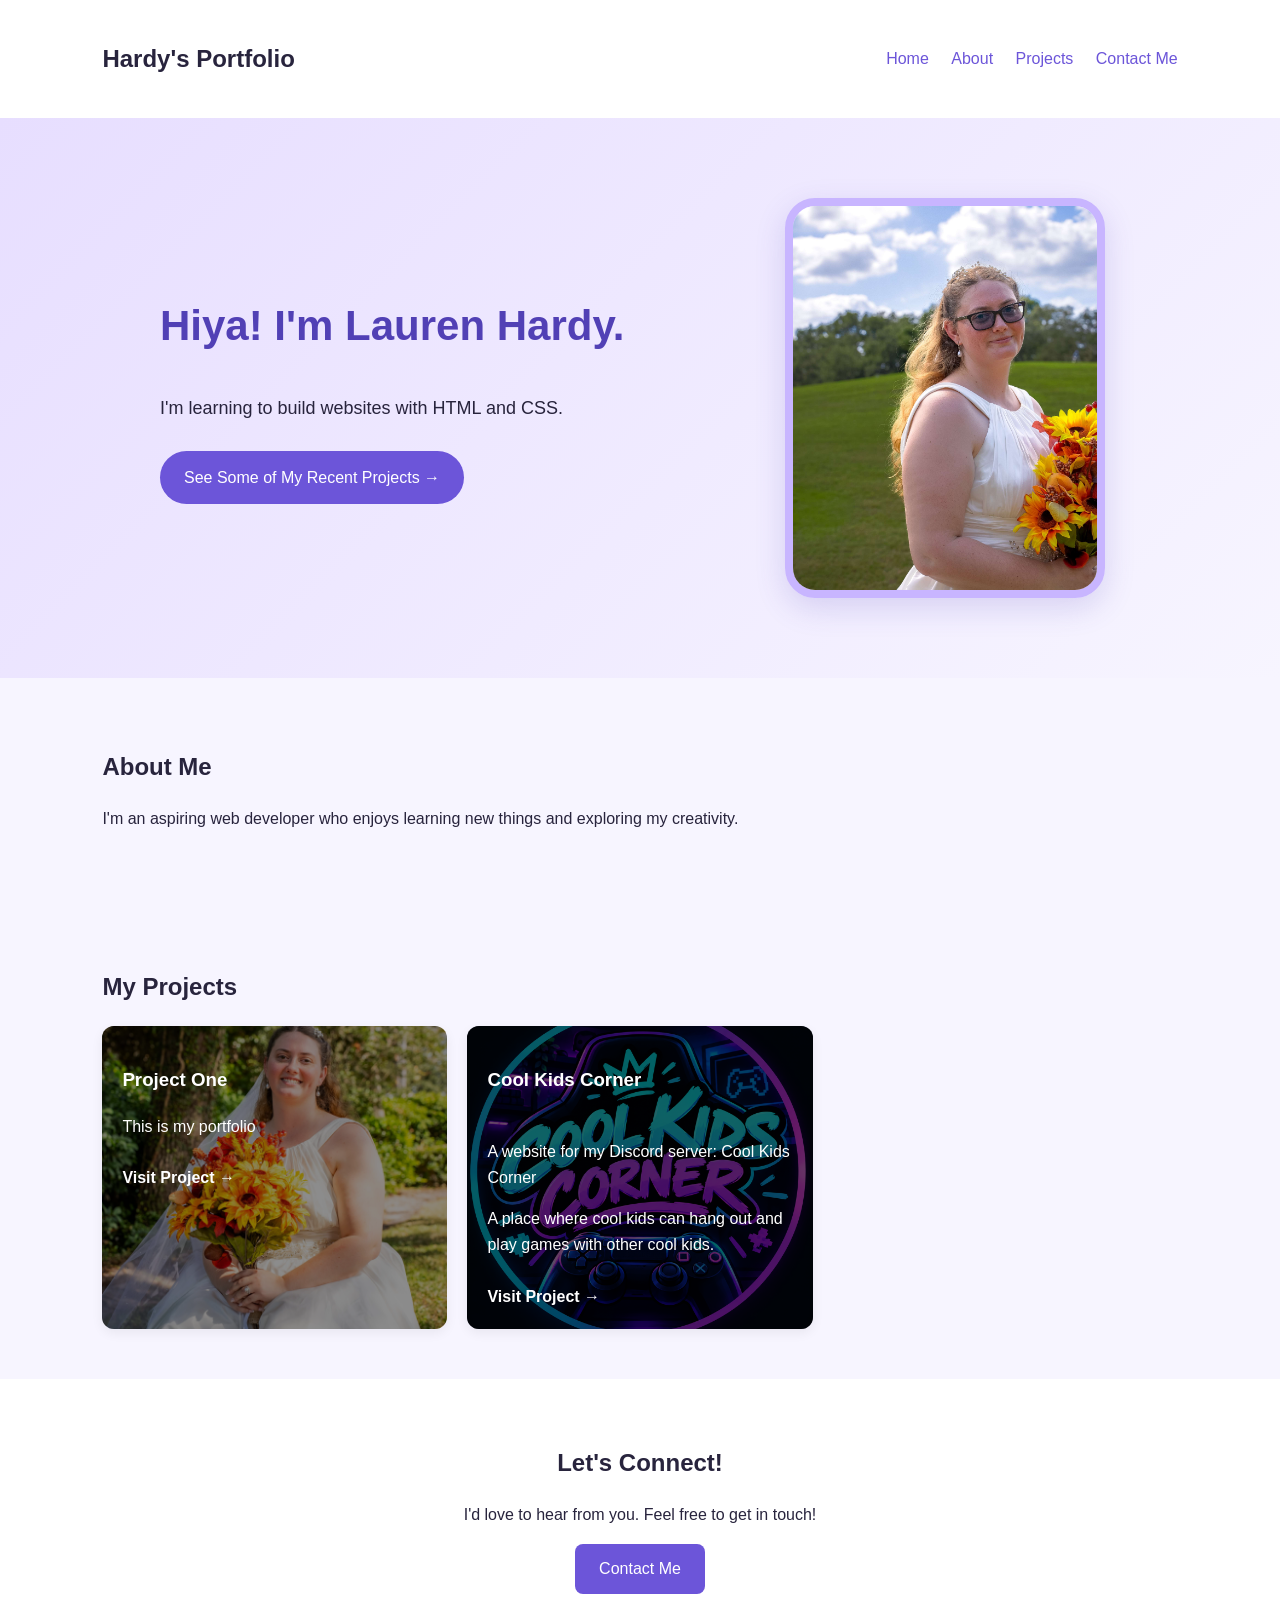
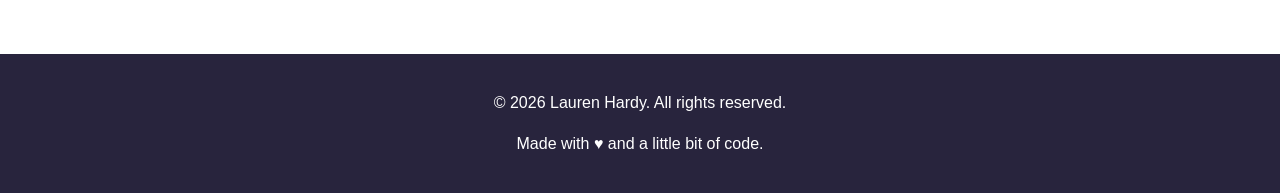
<file: index.html>
<!DOCTYPE html>
<html lang="en">
<head>
  <meta charset="UTF-8">
  <meta name="viewport" content="width=device-width, initial-scale=1.0">
  <title>My Portfolio</title>
  <link rel="stylesheet" href="style.css">
</head>
<body>

  <header>
    <h2>Hardy's Portfolio</h2>
    <nav>
      <a href="index.html">Home</a>
      <a href="about.html">About</a>
      <a href="projects.html">Projects</a>
      <a href="contact.html">Contact Me</a>
    </nav>
  </header>

  <main>
<section class="hero">
  <div class="hero-content">
    <h1>Hiya! I'm Lauren Hardy.</h1>

    <p>I'm learning to build websites with HTML and CSS.</p>

    <a class="button" href="#projects">
      See Some of My Recent Projects →
    </a>
  </div>

  <div class="hero-image">
    <img
      src="DL_Wedding-154.jpg"
      alt="Lauren Hardy"
      class="profile-picture"
    >
  </div>
</section>

</section>

    <section id="about">
      <h2>About Me</h2>
      <p>
        I'm an aspiring web
        developer who enjoys 
        learning new things 
        and exploring my creativity.
      </p>
    </section>

    <section id="projects">
      <h2>My Projects</h2>
      <div class="project-grid">
        <article class="project-card project-one">
          <a class="project-card-link"
          href="about.html"
          target="_blank"
          rel="noopener norefferer">
          <h3>Project One</h3>
          <p>This is my portfolio</p>
         <span class="project-visit">Visit Project →</span>
        </a>
        </article>

        <article class="project-card cool-kids-card">
          <a class="project-card-link"
          href="https://coolkidscorner.gg"
          target="_blank"
          rel="noopener noreferrer">
          <h3>Cool Kids Corner</h3>
          <p>
            <br>A website for my Discord server: Cool Kids Corner</br></p>
            <p>A place where cool kids can hang out and play
            games with other cool kids.
          </p>
         <span class="project-visit">Visit Project →</span>
         </a>
      </div>
    </section>

    <section class="about-contact">
      <h2>Let's Connect!</h2>
      <p>I'd love to hear from you. Feel free to get in touch!</p>
      <a href="contact.html" class="button">Contact Me</a>
    </section>
  </main>

<footer>
  <p>&copy; 2026 Lauren Hardy. All rights reserved.</p>
  <p>Made with &hearts; and a little bit of code.</p>
</footer>

</body>
</html>
</file>
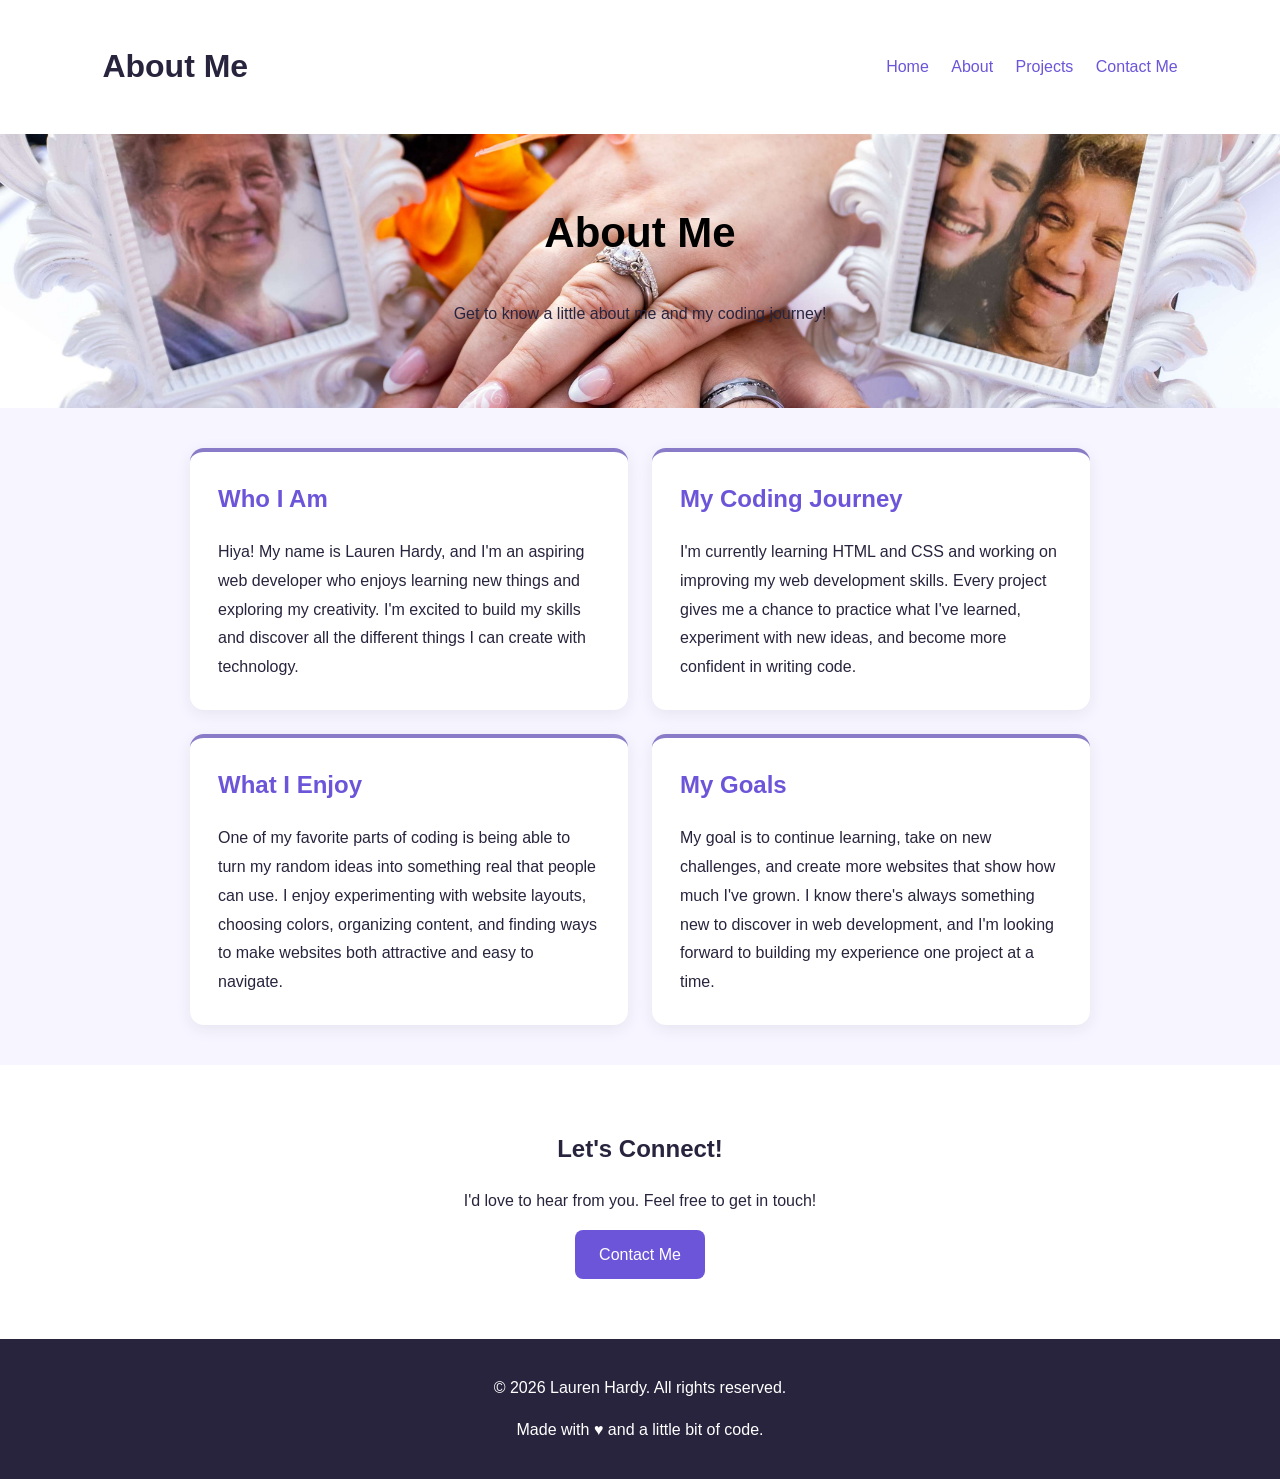
<file: about.html>
<!DOCTYPE html>
<html lang="en">
<head>
    <meta charset="UTF-8">
    <meta name="viewport" content="width=device-width, initial-scale=1.0">
    <title>About Me | My Portfolio</title>
    <link rel="stylesheet" href="style.css">
</head>
<body>
    <header>
        <h1>About Me</h1>
        <nav>
            <a href="index.html">Home</a>
            <a href="about.html">About</a>
            <a href="projects.html">Projects</a>
            <a href="contact.html">Contact Me</a>
        </nav>
    </header>

 <!-- About Me content -->
  <main class="about-page">

    <section class="about-hero">
      <h1>About Me</h1>
      <p>Get to know a little about me and my coding journey!</p>
    </section>

    <section class="about-content">

      <article class="about-card">
        <h2>Who I Am</h2>
        <p>
          Hiya! My name is Lauren Hardy, and I'm an aspiring web
          developer who enjoys learning new things and exploring
          my creativity. I'm excited to build my skills and discover
          all the different things I can create with technology.
        </p>
      </article>

      <article class="about-card">
        <h2>My Coding Journey</h2>
        <p>
          I'm currently learning HTML and CSS and working on
          improving my web development skills. Every project gives
          me a chance to practice what I've learned, experiment
          with new ideas, and become more confident in writing code.
        </p>
      </article>

      <article class="about-card">
        <h2>What I Enjoy</h2>
        <p>
          One of my favorite parts of coding is being able to turn
          my random ideas into something real that people can use. 
          I enjoy experimenting with website layouts, choosing colors,
          organizing content, and finding ways to make websites
          both attractive and easy to navigate.
        </p>
      </article>

      <article class="about-card">
        <h2>My Goals</h2>
        <p>
          My goal is to continue learning, take on new challenges,
          and create more websites that show how much I've grown.
          I know there's always something new to discover in web
          development, and I'm looking forward to building my
          experience one project at a time.
        </p>
      </article>

    </section>

    <section class="about-contact">
      <h2>Let's Connect!</h2>
      <p>I'd love to hear from you. Feel free to get in touch!</p>
      <a href="contact.html" class="button">Contact Me</a>
    </section>

  </main>

<footer>
  <p>&copy; 2026 Lauren Hardy. All rights reserved.</p>
  <p>Made with &hearts; and a little bit of code.</p>
</footer>

</body>
</html>
</file>
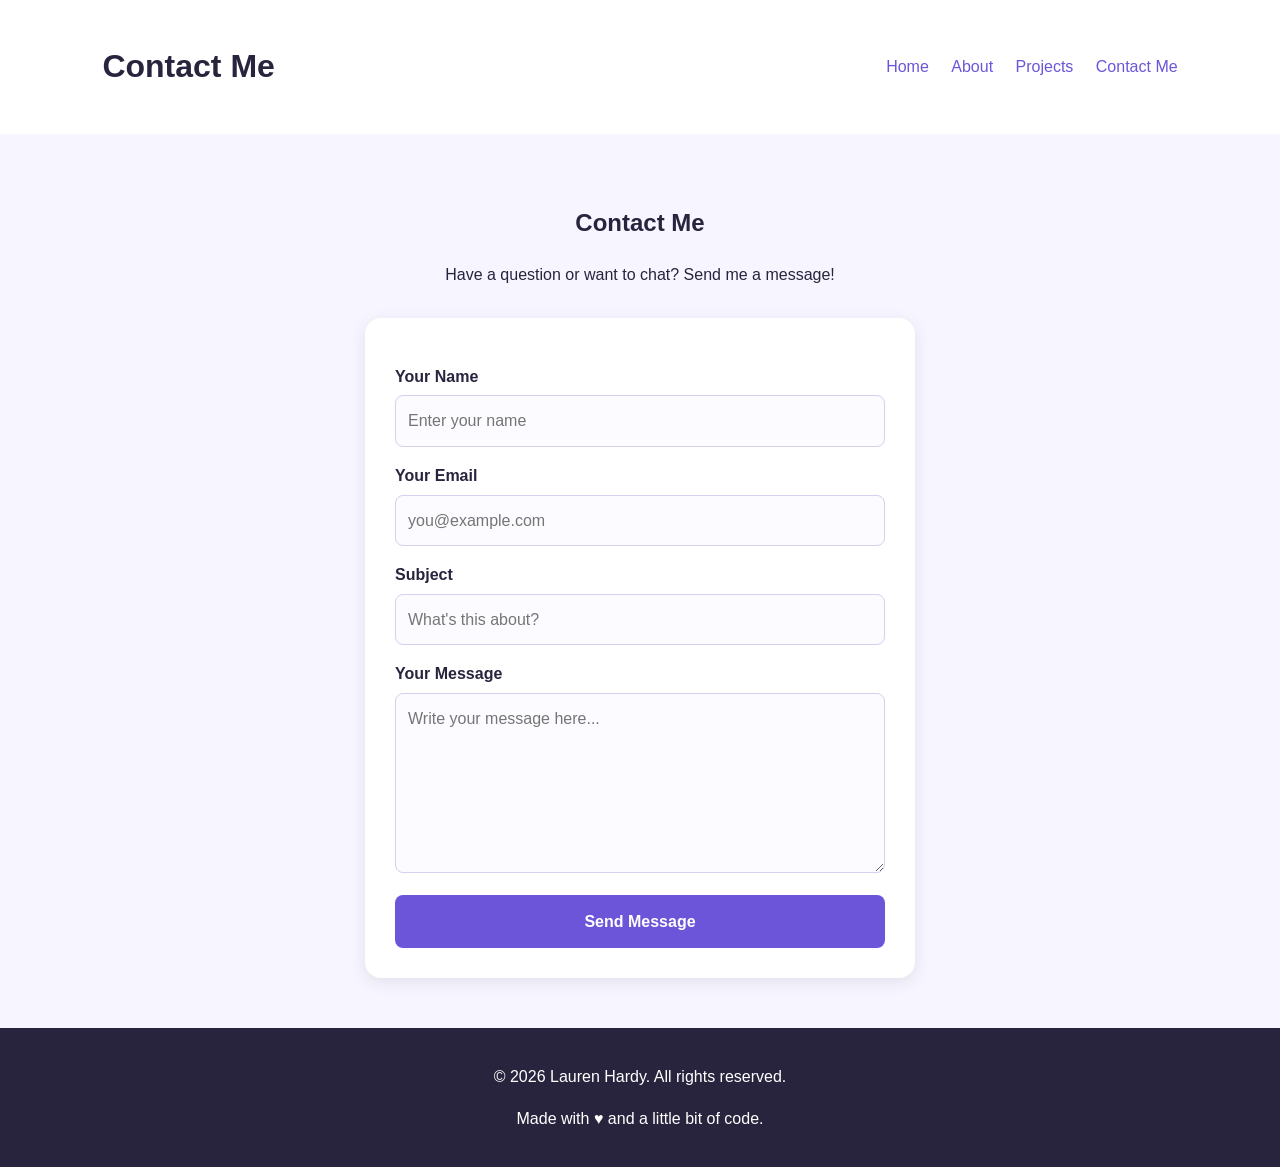
<file: contact.html>
<!DOCTYPE html>
<html lang="en">
<head>
    <meta charset="UTF-8">
    <meta name="viewport" content="width=device-width, initial-scale=1.0">
    <title>Contact Me | My Portfolio</title>
    <link rel="stylesheet" href="style.css">
</head>
<body>
    <header>
        <h1>Contact Me</h1>
        <nav>
            <a href="index.html">Home</a>
            <a href="about.html">About</a>
            <a href="projects.html">Projects</a>
            <a href="contact.html">Contact Me</a>
        </nav>
    </header>

<section id="contact">
  <h2>Contact Me</h2>
  <p>Have a question or want to chat? Send me a message!</p>

  <form
    class="contact-form"
    action="https://formspree.io/f/mjygaekk"
    method="post"
  >
    <label for="name">Your Name</label>
    <input
      type="text"
      id="name"
      name="name"
      placeholder="Enter your name"
      required
    >

    <label for="email">Your Email</label>
    <input
      type="email"
      id="email"
      name="email"
      placeholder="you@example.com"
      required
    >

    <label for="subject">Subject</label>
    <input
      type="text"
      id="subject"
      name="subject"
      placeholder="What's this about?"
      required
    >

    <label for="message">Your Message</label>
    <textarea
      id="message"
      name="message"
      rows="6"
      placeholder="Write your message here..."
      required
    ></textarea>

    <button type="submit" class="contact-button">
      Send Message
    </button>
  </form>
</section>

<footer>
  <p>&copy; 2026 Lauren Hardy. All rights reserved.</p>
  <p>Made with &hearts; and a little bit of code.</p>
</footer>

</body>
</html>
</file>
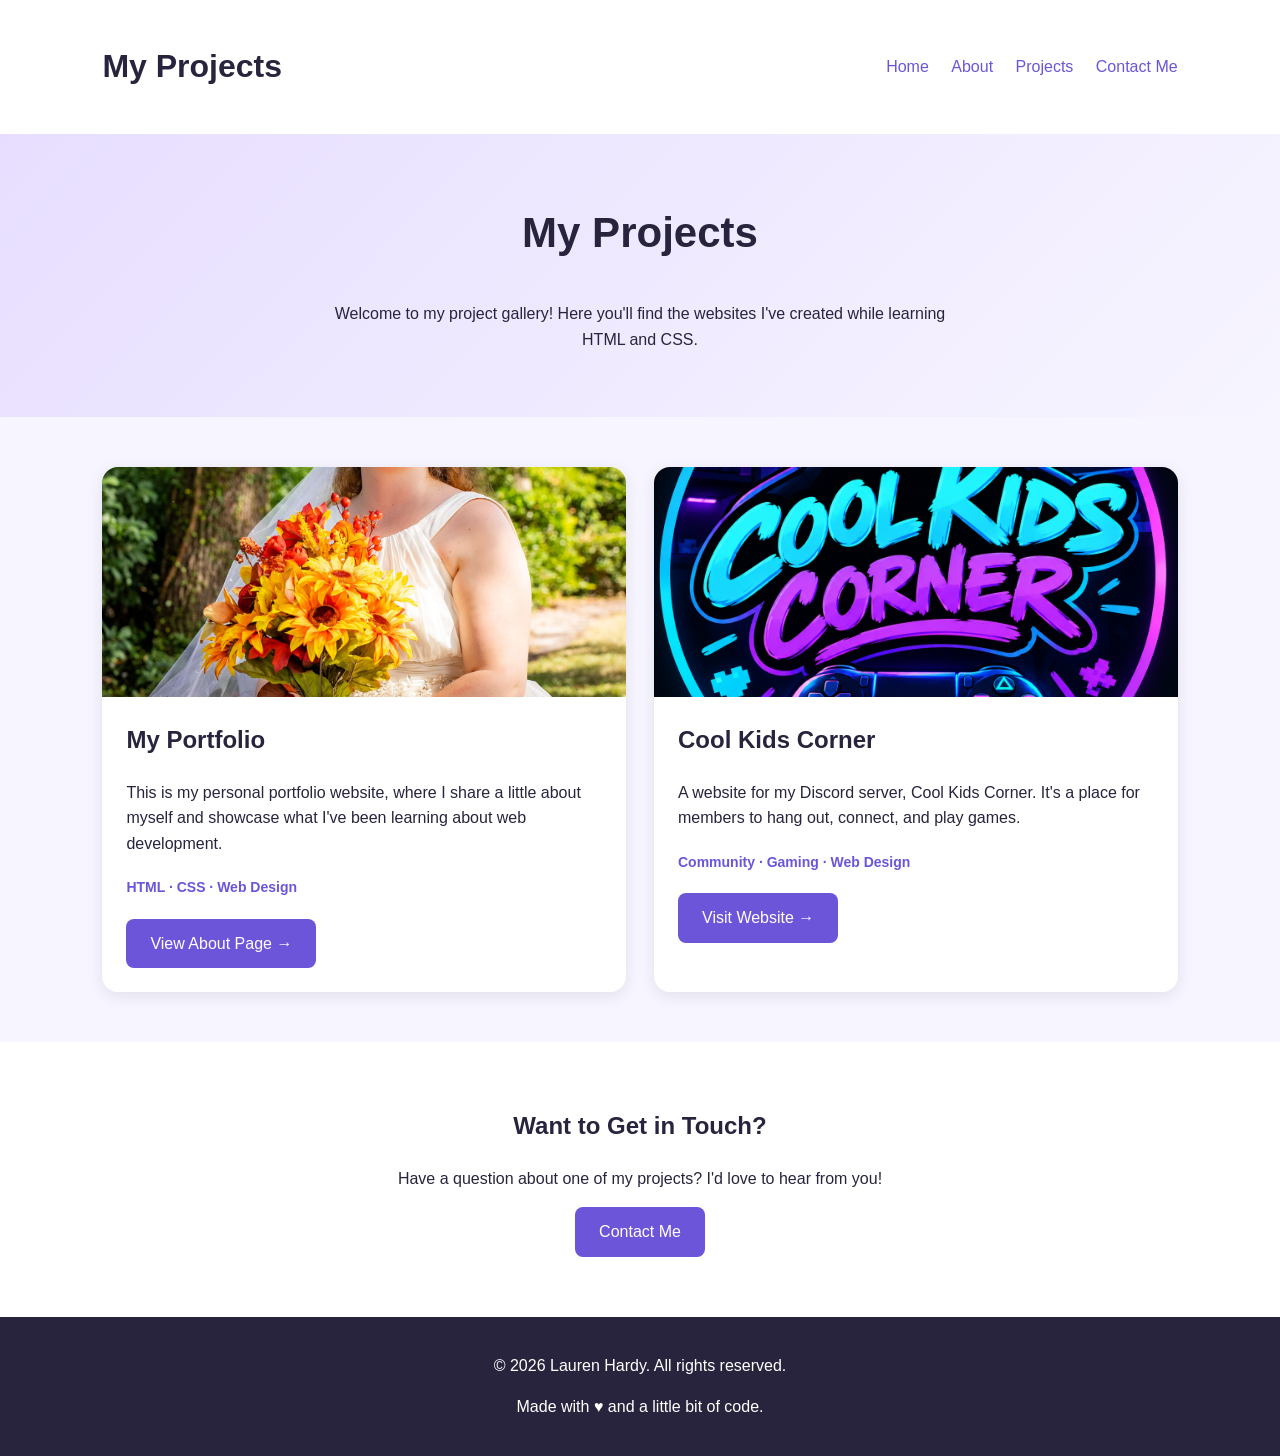
<file: projects.html>
<!DOCTYPE html>
<html lang="en">
<head>
    <meta charset="UTF-8">
    <meta name="viewport" content="width=device-width, initial-scale=1.0">
    <title>My Projects | My Portfolio</title>
    <link rel="stylesheet" href="style.css">
</head>
<body>
    <header>
        <h1>My Projects</h1>
        <nav>
            <a href="index.html">Home</a>
            <a href="about.html">About</a>
            <a href="projects.html">Projects</a>
            <a href="contact.html">Contact Me</a>
        </nav>
    </header>

  <!-- Projects introduction -->
  <main class="projects-page">
    <section class="projects-hero">
      <h1>My Projects</h1>
      <p>
        Welcome to my project gallery! Here you'll find the websites
        I've created while learning HTML and CSS.
      </p>
    </section>

    <!-- Project gallery -->
    <section class="projects-gallery">
      <article class="project-detail-card">
        <img
          src="DL_Wedding-210.jpg"
          alt="Preview of my portfolio project"
          class="project-preview"
        >

        <div class="project-detail-content">
          <h2>My Portfolio</h2>
          <p>
            This is my personal portfolio website, where I share a little
            about myself and showcase what I've been learning about
            web development.
          </p>

          <p class="project-tags">HTML · CSS · Web Design</p>

          <a href="index.html" class="button">View About Page →</a>
        </div>
      </article>

      <article class="project-detail-card">
        <img
          src="Icon.png"
          alt="Cool Kids Corner project preview"
          class="project-preview"
        >

        <div class="project-detail-content">
          <h2>Cool Kids Corner</h2>
          <p>
            A website for my Discord server, Cool Kids Corner.
            It's a place for members to hang out, connect, and play games.
          </p>

          <p class="project-tags">Community · Gaming · Web Design</p>

          <a
            href="https://coolkidscorner.gg"
            class="button"
            target="_blank"
            rel="noopener noreferrer"
          >Visit Website →</a>
        </div>
      </article>
    </section>

    <!-- Call to action -->
    <section class="projects-contact">
      <h2>Want to Get in Touch?</h2>
      <p>Have a question about one of my projects? I'd love to hear from you!</p>
      <a href="contact.html" class="button">Contact Me</a>
    </section>
  </main>

  <footer>
  <p>&copy; 2026 Lauren Hardy. All rights reserved.</p>
  <p>Made with &hearts; and a little bit of code.</p>
</footer>

</body>
</html>
</file>
<file: style.css>
/* 1. Set the overall font and page colors */
body {
  font-family: Arial, sans-serif;
  margin: 0;
  background-color: #F7F5FF;
  color: #28243D;
  line-height: 1.6;
}

/* 2. Style the navigation */
header {
  display: flex;
  justify-content: space-between;
  align-items: center;
  padding: 20px 8%;
  background-color: #FFFFFF;
}

nav a {
  margin-left: 18px;
  color: #6C55D9;
  text-decoration: none;
}

/* 3. Style the welcome section */
.hero {
  text-align: center;
  padding: 100px 20px;
  background: linear-gradient(135deg, #E7DEFF, #F7F5FF);
}

.hero h1 {
  font-size: 42px;
}
/* Welcome section: text left, photo right */
.hero {
  display: flex;
  align-items: center;
  justify-content: center;
  gap: 60px;
  padding: 80px 10%;
  background: linear-gradient(135deg, #E7DEFF, #F7F5FF);
}

/* Text content */
.hero-content {
  flex: 1;
  max-width: 550px;
  text-align: left;
}

.hero-content h1 {
  font-size: 42px;
  color: #5140B5;
  margin-top: 0;
}

.hero-content p {
  font-size: 18px;
  color: #28243D;
  margin-bottom: 28px;
}

/* Picture container */
.hero-image {
  flex: 0 1 350px;
  text-align: center;
}

/* Decorative portrait */
.profile-picture {
  display: block;
  width: 100%;
  max-width: 320px;
  aspect-ratio: 4 / 5;
  object-fit: cover;
  object-position: center;
  margin: 0 auto;
  border: 8px solid #C8B5FF;
  border-radius: 30px;
  box-shadow: 0 10px 30px rgba(81, 64, 181, 0.18);
  box-sizing: border-box;
}

/* Button */
.hero-content .button {
  display: inline-block;
  padding: 14px 24px;
  background-color: #6C55D9;
  color: #FFFFFF;
  text-decoration: none;
  border-radius: 30px;
  transition: background-color 0.2s ease;
}

.hero-content .button:hover {
  background-color: #5140B5;
}

/* Mobile layout */
@media (max-width: 650px) {
  .hero {
    flex-direction: column-reverse;
    gap: 30px;
    padding: 45px 7%;
    text-align: center;
  }

  .hero-content {
    text-align: center;
  }

  .hero-content h1 {
    font-size: 32px;
  }

  .hero-image {
    width: 100%;
    flex-basis: auto;
  }

  .profile-picture {
    max-width: 230px;
  }
}
/* 4. Style the button */
.button {
  display: inline-block;
  padding: 12px 24px;
  background-color: #6C55D9;
  color: #FFFFFF;
  text-decoration: none;
  border-radius: 8px;
}

/* 5. Give each content section room */
section {
  padding: 50px 8%;
}

/* 6. Arrange project cards */
.project-grid {
  display: grid;
  grid-template-columns: repeat(3, 1fr);
  gap: 20px;
}

.project-card {
  padding: 24px;
  background-color: #FFFFFF;
  border-radius: 12px;
  box-shadow: 0 4px 12px #00000010;
}

.project-one {
    background-image: url("DL_Wedding-210.jpg");
    background-size: cover;
    background-position: center;
    background-repeat: no-repeat;
    color: white;
    border-radius: 12px;
    overflow: hidden;
}

/* Keep the text readable and the tile clickable */
.project-one .project-card-link {
    display: block;
    height: 100%;
    padding: 20px;
    color: white;
    text-decoration: none;
    background: rgba(0, 0, 0, 0.45);
    box-sizing: border-box;
}

.project-one:hover {
    transform: translateY(-5px);
}

.cool-kids-card .project-card-link {
    display: block;
    height: 100%;
    padding: 20px;
    color: white;
    text-decoration: none;
    background: rgba(0, 0, 0, 0.6);
}

.project-card-link:hover {
    cursor: pointer;
}

.project-card:has(.project-card-link) {
    padding: 0;
    transition: transform 0.2s ease, box-shadow 0.2s ease;
}

.project-card:has(.project-card-link):hover {
    transform: translateY(-5px);
    box-shadow: 0 8px 20px rgba(0, 0, 0, 0.15);
}

.project-visit {
    display: inline-block;
    margin-top: 10px;
    font-weight: bold;
}
.cool-kids-card {
    background-image: url("Icon.png");
    background-size: cover;
    background-position: center;
    background-repeat: no-repeat;
    color: white;
    border-radius: 12px;
    overflow: hidden;
}

/* 7. Center the footer */
footer {
  text-align: center;
  padding: 20px;
  background-color: #28243D;
  color: #FFFFFF;
}

/* 8. Make the layout mobile-friendly */
@media (max-width: 650px) {
  header {
    flex-direction: column;
  }

  .project-grid {
    grid-template-columns: 1fr;
  }

  .hero h1 {
    font-size: 32px;
  }
}

/* Contact section */
#contact {
  background-color: #F7F5FF;
  text-align: center;
}

/* Contact form container */
.contact-form {
  max-width: 550px;
  margin: 30px auto 0;
  padding: 30px;
  background-color: #FFFFFF;
  border-radius: 16px;
  box-shadow: 0 4px 16px rgba(40, 36, 61, 0.10);
  text-align: left;
  box-sizing: border-box;
}

/* Form labels */
.contact-form label {
  display: block;
  margin: 16px 0 6px;
  color: #28243D;
  font-weight: bold;
}

/* Text fields */
.contact-form input,
.contact-form textarea {
  display: block;
  width: 100%;
  padding: 12px;
  border: 1px solid #D8D0F0;
  border-radius: 8px;
  background-color: #FCFBFF;
  color: #28243D;
  font: inherit;
  box-sizing: border-box;
}

/* Highlight fields when selected */
.contact-form input:focus,
.contact-form textarea:focus {
  outline: 2px solid #8A7BC8;
  border-color: #6C55D9;
}

/* Allow the message box to resize vertically */
.contact-form textarea {
  resize: vertical;
}

/* Send button */
.contact-button {
  display: block;
  width: 100%;
  margin-top: 22px;
  padding: 14px;
  border: none;
  border-radius: 8px;
  background-color: #6C55D9;
  color: #FFFFFF;
  font: inherit;
  font-weight: bold;
  cursor: pointer;
  transition: background-color 0.2s ease;
}

.contact-button:hover {
  background-color: #5140B5;
}

/* Mobile-friendly spacing */
@media (max-width: 650px) {
  .contact-form {
    padding: 20px;
  }
}

/* Projects page introduction */
.projects-hero {
  text-align: center;
  padding: 65px 8%;
  background: linear-gradient(135deg, #E7DEFF, #F7F5FF);
}

.projects-hero h1 {
  font-size: 42px;
  margin-top: 0;
  color: #28243D;
}

.projects-hero p {
  max-width: 650px;
  margin: 0 auto;
}

/* Projects gallery */
.projects-gallery {
  display: grid;
  grid-template-columns: repeat(2, minmax(0, 1fr));
  gap: 28px;
  padding: 50px 8%;
  background-color: #F7F5FF;
  align-items: stretch;
}

/* Individual project cards */
.project-detail-card {
  background-color: #FFFFFF;
  border-radius: 16px;
  overflow: hidden;
  box-shadow: 0 4px 16px rgba(40, 36, 61, 0.10);
  transition: transform 0.2s ease,
              box-shadow 0.2s ease;
}

.project-detail-card:hover {
  transform: translateY(-5px);
  box-shadow: 0 8px 24px rgba(40, 36, 61, 0.15);
}

/* Project images */
.project-preview {
  display: block;
  width: 100%;
  height: 230px;
  object-fit: cover;
}

/* Project descriptions */
.project-detail-content {
  padding: 24px;
}

.project-detail-content h2 {
  margin-top: 0;
  color: #28243D;
}

.project-tags {
  color: #6C55D9;
  font-size: 14px;
  font-weight: bold;
  margin: 20px 0;
}

/* Reuse the purple button theme */
.project-detail-content .button {
  background-color: #6C55D9;
  color: #FFFFFF;
}

.project-detail-content .button:hover,
.projects-contact .button:hover {
  background-color: #5140B5;
}

/* Contact invitation */
.projects-contact {
  text-align: center;
  padding: 45px 8% 60px;
  background-color: #FFFFFF;
}

.projects-contact h2 {
  color: #28243D;
}

/* Responsive layout */
@media (max-width: 650px) {
  .projects-gallery {
    grid-template-columns: 1fr;
    padding: 30px 6%;
  }

  .projects-hero h1 {
    font-size: 32px;
  }

  .project-preview {
    height: 200px;
  }
}

/* About page introduction */
.about-hero {
  text-align: center;
  padding: 65px 8%;
  background-image: url("DL_Wedding-257.jpg");
  background-size: cover;
  background-position: center;
  background-repeat: no-repeat;
}

.about-hero h1 {
  font-size: 42px;
  color: black;
  margin-top: 0;
}

/* About page layout */
.about-content {
  max-width: 900px;
  margin: 0 auto;
  padding: 40px 8%;
  display: grid;
  grid-template-columns: repeat(2, minmax(0, 1fr));
  gap: 24px;
}

/* Individual paragraph cards */
.about-card {
  padding: 28px;
  background-color: #FFFFFF;
  border-radius: 14px;
  box-shadow: 0 4px 16px rgba(40, 36, 61, 0.08);
  border-top: 4px solid #8A7BC8;
}

.about-card h2 {
  color: #6C55D9;
  margin-top: 0;
}

.about-card p {
  color: #28243D;
  line-height: 1.8;
  margin-bottom: 0;
}

/* Contact invitation */
.about-contact {
  text-align: center;
  padding: 45px 8% 60px;
  background-color: #FFFFFF;
}

.about-contact h2 {
  color: #28243D;
}

/* Mobile layout */
@media (max-width: 650px) {
  .about-content {
    grid-template-columns: 1fr;
    padding: 30px 6%;
  }

  .about-hero h1 {
    font-size: 32px;
  }
}
</file>
